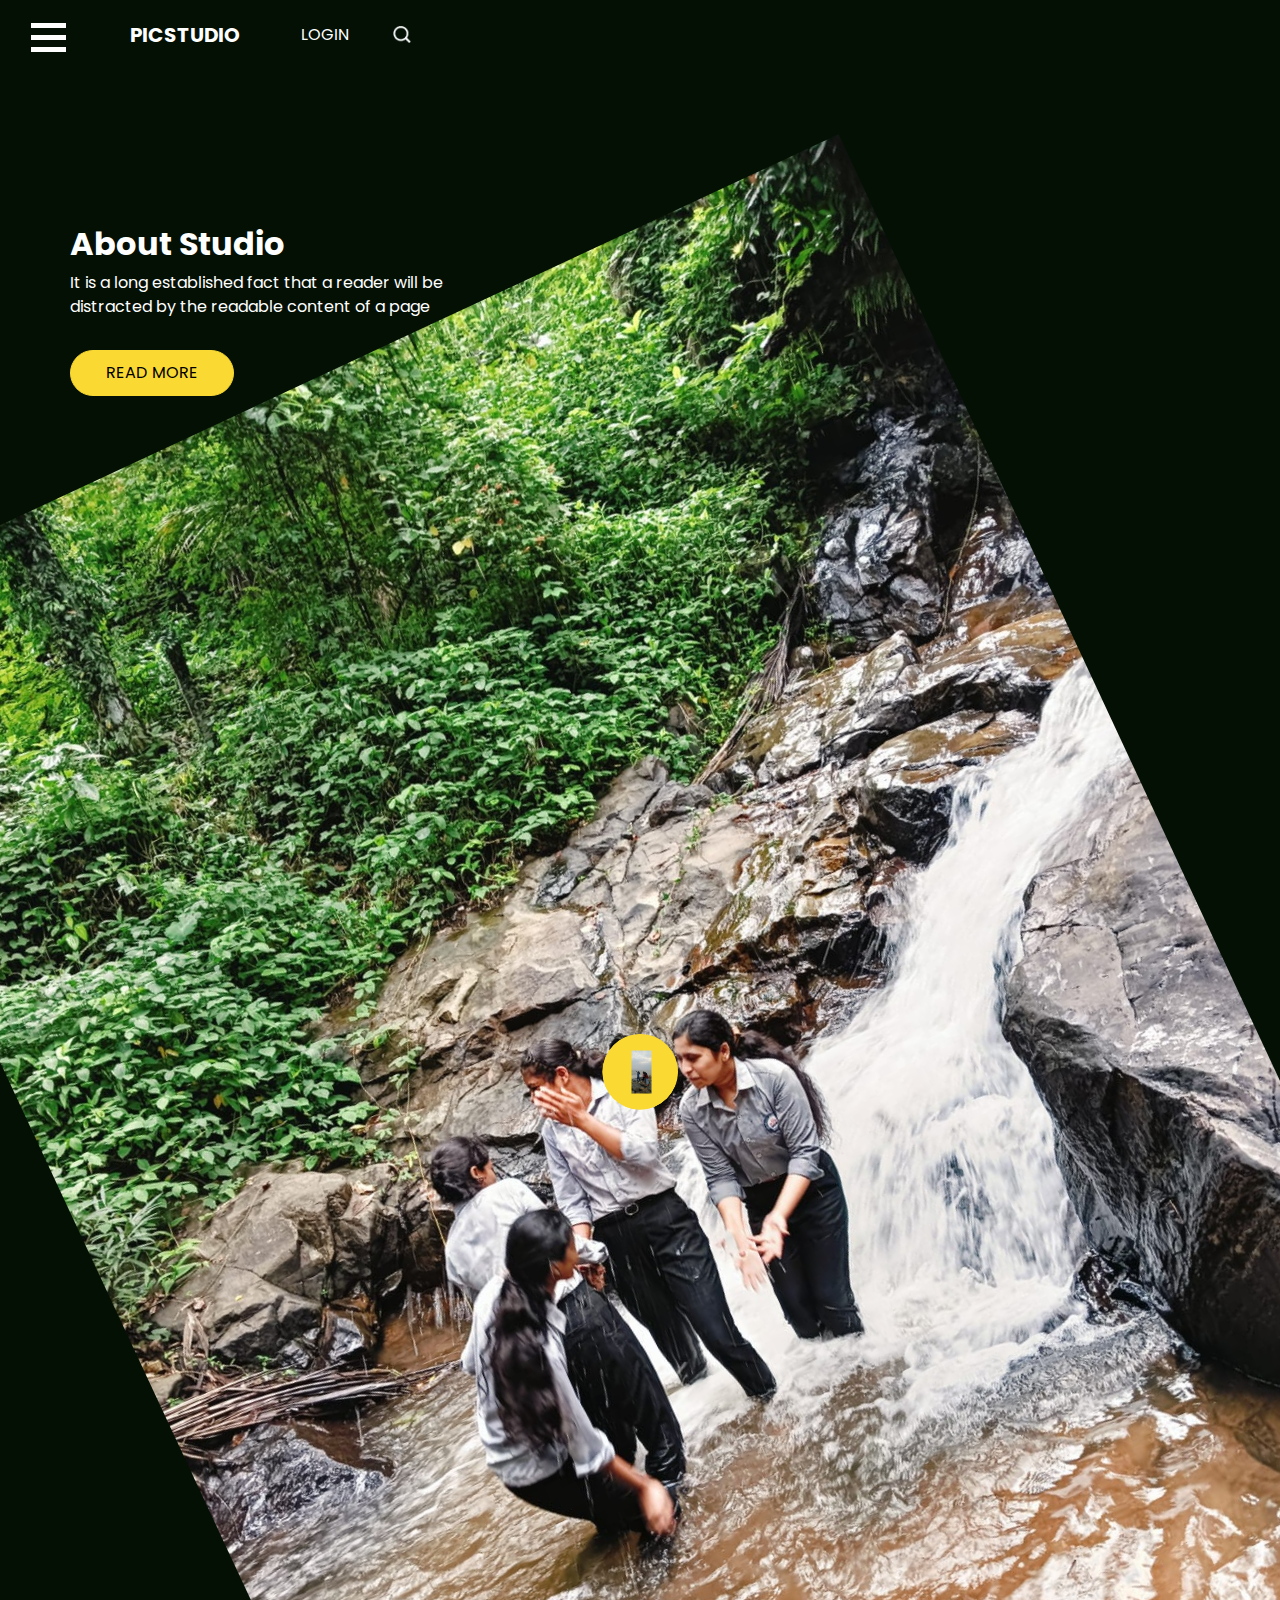
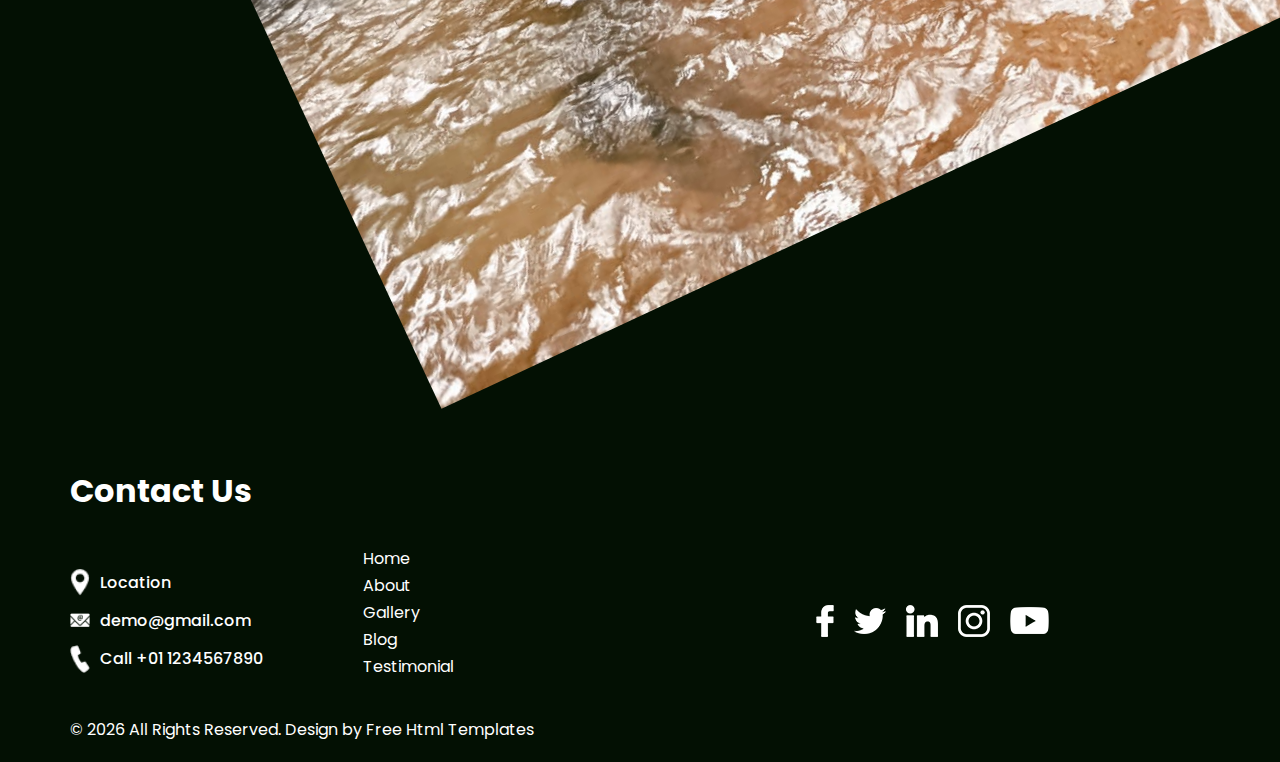
<file: about.html>
<!DOCTYPE html>
<html lang="en">

<head>
  <!-- Basic -->
  <meta charset="utf-8" />
  <meta http-equiv="X-UA-Compatible" content="IE=edge" />
  <!-- Mobile Metas -->
  <meta name="viewport" content="width=device-width, initial-scale=1, shrink-to-fit=no" />
  <!-- Site Metas -->
  <meta name="keywords" content="" />
  <meta name="description" content="" />
  <meta name="author" content="" />

  <title>Picstudio</title>

  <!-- slider stylesheet -->
  <link rel="stylesheet" type="text/css" href="https://cdnjs.cloudflare.com/ajax/libs/OwlCarousel2/2.3.4/assets/owl.carousel.min.css" />

  <!-- bootstrap core css -->
  <link rel="stylesheet" type="text/css" href="css/bootstrap.css" />

  <!-- Custom styles for this template -->
  <link href=" css/style.css" rel="stylesheet" />
  <!-- responsive style -->
  <link href="css/responsive.css" rel="stylesheet" />
</head>

<body class="sub_page">
  <div class="hero_area">
    <!-- header section strats -->
    <header class="header_section">
      <div class="container-fluid">
        <nav class="navbar navbar-expand-lg custom_nav-container d-block">
          <div class="main_nav_menu">
            <div class="fk_width">
              <div class="custom_menu-btn">
                <button onclick="openNav()">
                  <span class="s-1"> </span>
                  <span class="s-2"> </span>
                  <span class="s-3"> </span>
                </button>
              </div>
              <div id="myNav" class="overlay">
                <div class="overlay-content">
                  <a class="" href="index.html">Home <span class="sr-only">(current)</span></a>
                  <a class="" href="about.html">About </a>
                  <a class="" href="gallery.html">Gallery </a>
                  <a class="" href="blog.html">Blog </a>
                  <a class="" href="testimonial.html">Testimonial </a>
                </div>
              </div>
            </div>
            <a class="navbar-brand" href="index.html">
              <span>
                Picstudio
              </span>
            </a>
            <div class="user_option">
              <a href="#">
                login
              </a>
              <form class="form-inline ">
                <button class="btn  nav_search-btn" type="submit"></button>
              </form>
            </div>
          </div>
        </nav>
      </div>
    </header>
    <!-- end header section -->
  </div>

  <div class="layout_padding">
    <!-- about section -->

    <section class="about_section layout_padding-bottom">
      <div class="container">
        <div class="row">
          <div class="col-md-5">
            <div class="detail-box">
              <div class="heading_container">
                <h2>
                  About Studio
                </h2>
                <p>
                  It is a long established fact that a reader will be distracted by the readable content of a page
                </p>
                <a href="">
                  Read More
                </a>
              </div>
            </div>
          </div>
        </div>
      </div>
      <div class="img-box">
        <div class="play_btn">
          <a href="#">
            <img src="images/play.png" alt="" />
          </a>
        </div>
        <img src="images/about-img.png" class="about-img" alt="" />
      </div>
    </section>

    <!-- end about section -->
  </div>


  <!-- info section -->

  <section class="info_section ">
    <div class="info_container layout_padding-top">
      <div class="container">
        <div class="heading_container">
          <h2>
            Contact Us
          </h2>
        </div>
        <div class="info_main">
          <div class="row">
            <div class="col-md-4 col-lg-3">
              <div class="info_contact ">
                <a href="#" class="link-box">
                  <div class="img-box">
                    <img src="images/location.png" alt="" />
                  </div>
                  <div class="detail-box">
                    <h6>
                      Location
                    </h6>
                  </div>
                </a>
                <a href="#" class="link-box">
                  <div class="img-box">
                    <img src="images/mail.png" alt="" />
                  </div>
                  <div class="detail-box">
                    <h6>
                      demo@gmail.com
                    </h6>
                  </div>
                </a>
                <a href="#" class="link-box">
                  <div class="img-box">
                    <img src="images/call.png" alt="" />
                  </div>
                  <div class="detail-box">
                    <h6>
                      Call +01 1234567890
                    </h6>
                  </div>
                </a>
              </div>
            </div>
            <div class="col-md-2 col-lg-3">
              <div class="info_link-box">
                <ul>
                  <li class=" active">
                    <a class="" href="index.html">Home <span class="sr-only">(current)</span></a>
                  </li>
                  <li class="">
                    <a class="" href="about.html">About </a>
                  </li>
                  <li class="">
                    <a class="" href="gallery.html">Gallery </a>
                  </li>
                  <li class="">
                    <a class="" href="blog.html">Blog </a>
                  </li>
                  <li class="">
                    <a class="" href="testimonial.html">Testimonial </a>
                  </li>
                </ul>
              </div>
            </div>
            <div class="col-md-6 ">
              <div class="social_box">
                <a href="#">
                  <img src="images/facebook.png" alt="" />
                </a>
                <a href="#">
                  <img src="images/twitter.png" alt="" />
                </a>
                <a href="#">
                  <img src="images/linkedin.png" alt="" />
                </a>
                <a href="#">
                  <img src="images/instagram.png" alt="" />
                </a>
                <a href="#">
                  <img src="images/youtube.png" alt="" />
                </a>
              </div>
            </div>
          </div>
        </div>
      </div>
    </div>
  </section>

  <!-- end info section -->

  <!-- footer section -->
  <footer class="footer_section ">
    <div class="container">
      <p>
        &copy; <span id="displayYear"></span> All Rights Reserved. Design by
        <a href="https://html.design/">Free Html Templates</a>
      </p>
    </div>
  </footer>
  <!-- footer section -->

  <script src="js/jquery-3.4.1.min.js"></script>
  <script src="js/bootstrap.js"></script>
  <script src="https://cdnjs.cloudflare.com/ajax/libs/OwlCarousel2/2.3.4/owl.carousel.min.js"></script>
  <script src="js/custom.js"></script>
</body>

</html>
</file>
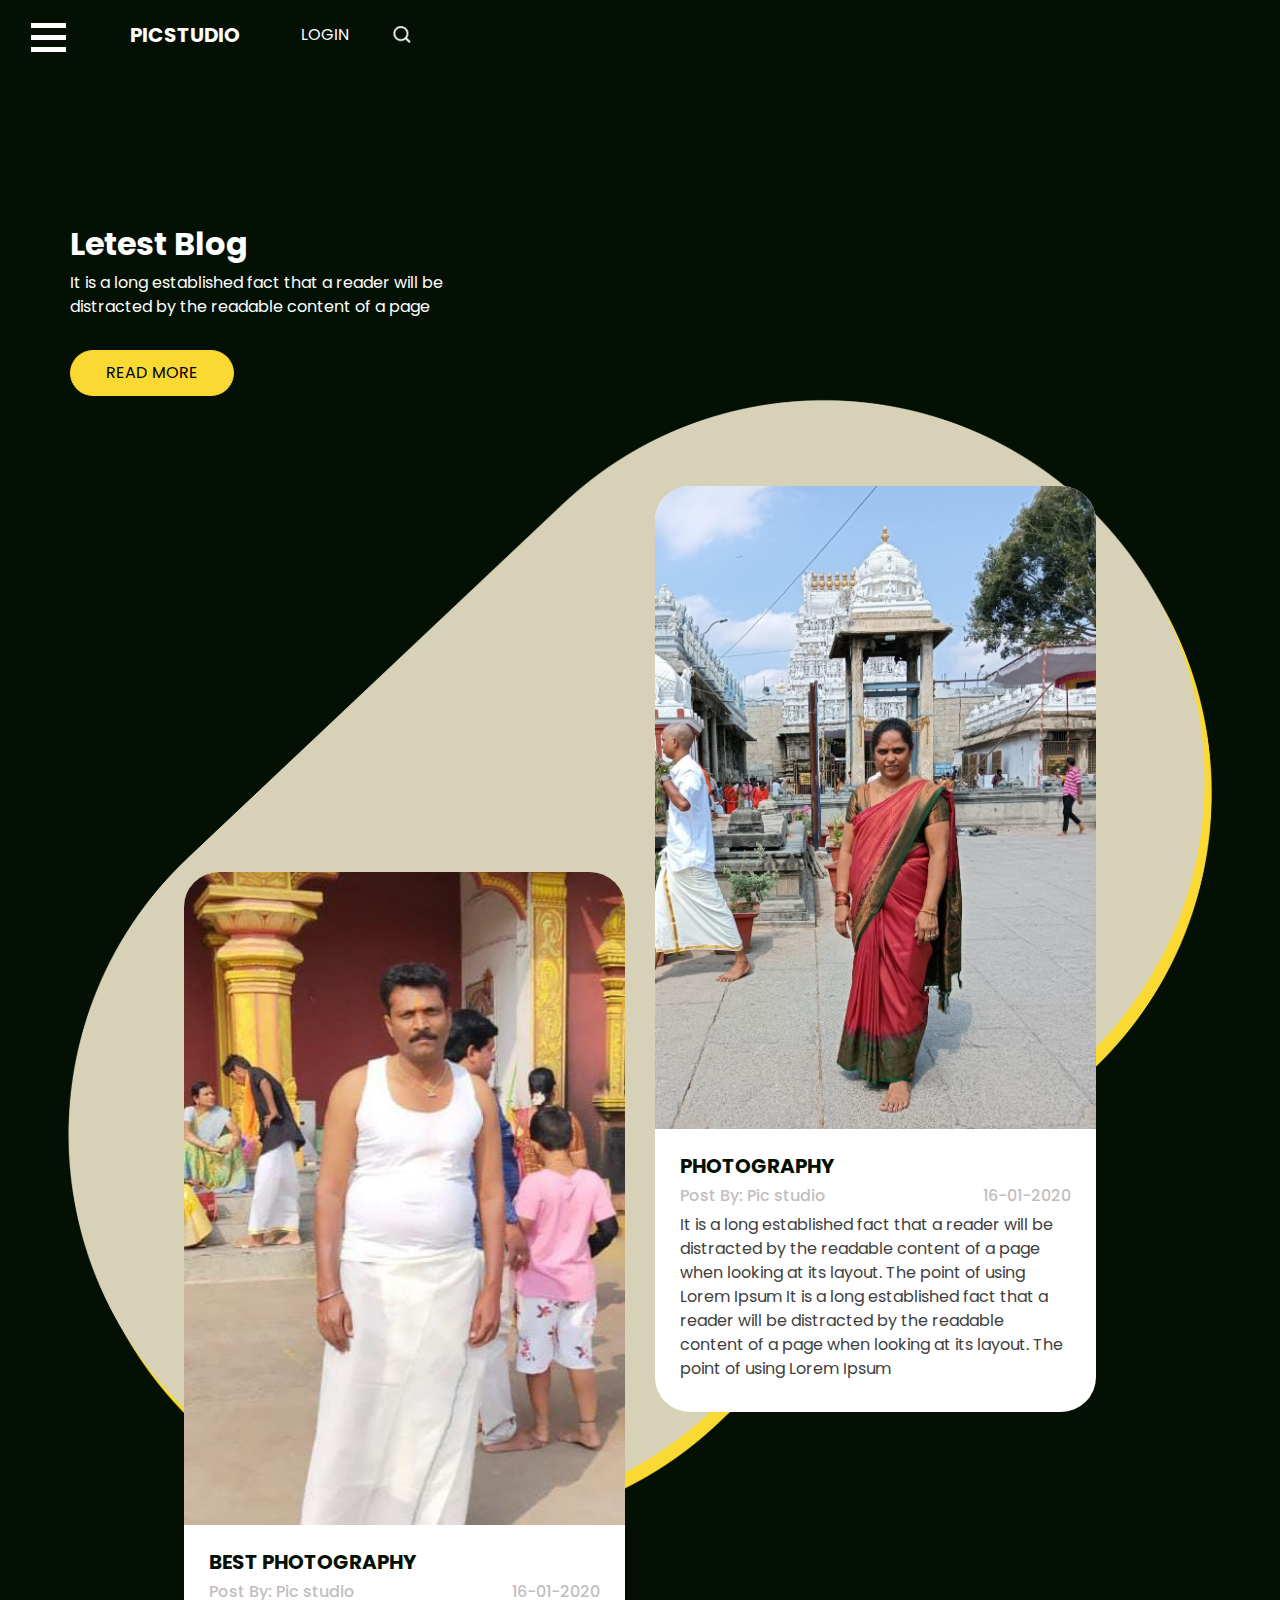
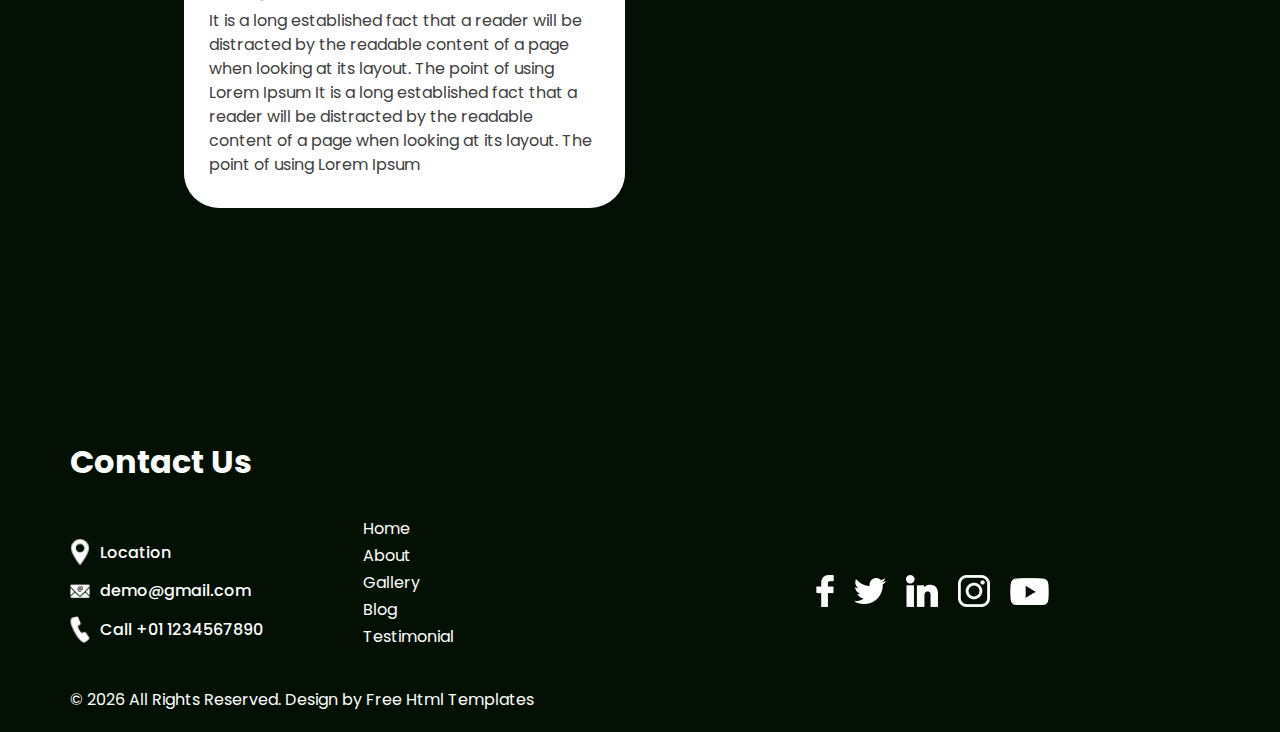
<file: blog.html>
<!DOCTYPE html>
<html lang="en">

<head>
  <!-- Basic -->
  <meta charset="utf-8" />
  <meta http-equiv="X-UA-Compatible" content="IE=edge" />
  <!-- Mobile Metas -->
  <meta name="viewport" content="width=device-width, initial-scale=1, shrink-to-fit=no" />
  <!-- Site Metas -->
  <meta name="keywords" content="" />
  <meta name="description" content="" />
  <meta name="author" content="" />

  <title>Picstudio</title>

  <!-- slider stylesheet -->
  <link rel="stylesheet" type="text/css" href="https://cdnjs.cloudflare.com/ajax/libs/OwlCarousel2/2.3.4/assets/owl.carousel.min.css" />

  <!-- bootstrap core css -->
  <link rel="stylesheet" type="text/css" href="css/bootstrap.css" />

  <!-- Custom styles for this template -->
  <link href=" css/style.css" rel="stylesheet" />
  <!-- responsive style -->
  <link href="css/responsive.css" rel="stylesheet" />
</head>

<body class="sub_page">
  <div class="hero_area">
    <!-- header section strats -->
    <header class="header_section">
      <div class="container-fluid">
        <nav class="navbar navbar-expand-lg custom_nav-container d-block">
          <div class="main_nav_menu">
            <div class="fk_width">
              <div class="custom_menu-btn">
                <button onclick="openNav()">
                  <span class="s-1"> </span>
                  <span class="s-2"> </span>
                  <span class="s-3"> </span>
                </button>
              </div>
              <div id="myNav" class="overlay">
                <div class="overlay-content">
                  <a class="" href="index.html">Home <span class="sr-only">(current)</span></a>
                  <a class="" href="about.html">About </a>
                  <a class="" href="gallery.html">Gallery </a>
                  <a class="" href="blog.html">Blog </a>
                  <a class="" href="testimonial.html">Testimonial </a>
                </div>
              </div>
            </div>
            <a class="navbar-brand" href="index.html">
              <span>
                Picstudio
              </span>
            </a>
            <div class="user_option">
              <a href="#">
                login
              </a>
              <form class="form-inline ">
                <button class="btn  nav_search-btn" type="submit"></button>
              </form>
            </div>
          </div>
        </nav>
      </div>
    </header>
    <!-- end header section -->
  </div>

  <div class="layout_padding-bottom">

    <!-- blog section -->

    <section class="blog_section layout_padding">
      <div class="container">
        <div class="row">
          <div class="col-md-5">
            <div class="detail-box">
              <div class="heading_container">
                <h2>
                  Letest Blog
                </h2>
                <p>
                  It is a long established fact that a reader will be distracted by the readable content of a page
                </p>
                <a href="">
                  Read More
                </a>
              </div>
            </div>
          </div>
        </div>
      </div>
      <div class="blog_container">
        <div class="blog_bg">
          <img src="images/gallery-bg.png" alt="" />
        </div>
        <div class="container">
          <div class="blog_box">
            <div class="row">
              <div class="col-md-6">
                <div class="box b1">
                  <div class="img-box">
                    <img src="images/blog1.jpg" alt="" />
                  </div>
                  <div class="blog-detail">
                    <div class="blog_title">
                      <h5>
                        Best photography
                      </h5>
                      <div class="blog_post">
                        <h6>
                          Post By: Pic studio
                        </h6>
                        <h6>
                          16-01-2020
                        </h6>
                      </div>
                    </div>
                    <p>
                      It is a long established fact that a reader will be distracted by the readable content of a page when looking at its layout. The point of using Lorem Ipsum It is a long established fact that a reader will be distracted by the readable content of a page when looking at its layout. The point of using Lorem Ipsum
                    </p>
                  </div>
                </div>
              </div>
              <div class="col-md-6">
                <div class="box b2">
                  <div class="img-box">
                    <img src="images/blog2.jpg" alt="" />
                  </div>
                  <div class="blog-detail">
                    <div class="blog_title">
                      <h5>
                        Photography
                      </h5>
                      <div class="blog_post">
                        <h6>
                          Post By: Pic studio
                        </h6>
                        <h6>
                          16-01-2020
                        </h6>
                      </div>
                    </div>
                    <p>
                      It is a long established fact that a reader will be distracted by the readable content of a page when looking at its layout. The point of using Lorem Ipsum It is a long established fact that a reader will be distracted by the readable content of a page when looking at its layout. The point of using Lorem Ipsum
                    </p>
                  </div>
                </div>
              </div>
            </div>
          </div>
        </div>
      </div>
    </section>

    <!-- end blog section -->
  </div>

  <!-- info section -->

  <section class="info_section ">
    <div class="info_container layout_padding-top">
      <div class="container">
        <div class="heading_container">
          <h2>
            Contact Us
          </h2>
        </div>
        <div class="info_main">
          <div class="row">
            <div class="col-md-4 col-lg-3">
              <div class="info_contact ">
                <a href="#" class="link-box">
                  <div class="img-box">
                    <img src="images/location.png" alt="" />
                  </div>
                  <div class="detail-box">
                    <h6>
                      Location
                    </h6>
                  </div>
                </a>
                <a href="#" class="link-box">
                  <div class="img-box">
                    <img src="images/mail.png" alt="" />
                  </div>
                  <div class="detail-box">
                    <h6>
                      demo@gmail.com
                    </h6>
                  </div>
                </a>
                <a href="#" class="link-box">
                  <div class="img-box">
                    <img src="images/call.png" alt="" />
                  </div>
                  <div class="detail-box">
                    <h6>
                      Call +01 1234567890
                    </h6>
                  </div>
                </a>
              </div>
            </div>
            <div class="col-md-2 col-lg-3">
              <div class="info_link-box">
                <ul>
                  <li class=" active">
                    <a class="" href="index.html">Home <span class="sr-only">(current)</span></a>
                  </li>
                  <li class="">
                    <a class="" href="about.html">About </a>
                  </li>
                  <li class="">
                    <a class="" href="gallery.html">Gallery </a>
                  </li>
                  <li class="">
                    <a class="" href="blog.html">Blog </a>
                  </li>
                  <li class="">
                    <a class="" href="testimonial.html">Testimonial </a>
                  </li>
                </ul>
              </div>
            </div>
            <div class="col-md-6 ">
              <div class="social_box">
                <a href="#">
                  <img src="images/facebook.png" alt="" />
                </a>
                <a href="#">
                  <img src="images/twitter.png" alt="" />
                </a>
                <a href="#">
                  <img src="images/linkedin.png" alt="" />
                </a>
                <a href="#">
                  <img src="images/instagram.png" alt="" />
                </a>
                <a href="#">
                  <img src="images/youtube.png" alt="" />
                </a>
              </div>
            </div>
          </div>
        </div>
      </div>
    </div>
  </section>

  <!-- end info section -->

  <!-- footer section -->
  <footer class="footer_section ">
    <div class="container">
      <p>
        &copy; <span id="displayYear"></span> All Rights Reserved. Design by
        <a href="https://html.design/">Free Html Templates</a>
      </p>
    </div>
  </footer>
  <!-- footer section -->

  <script src="js/jquery-3.4.1.min.js"></script>
  <script src="js/bootstrap.js"></script>
  <script src="https://cdnjs.cloudflare.com/ajax/libs/OwlCarousel2/2.3.4/owl.carousel.min.js"></script>
  <script src="js/custom.js"></script>
</body>

</html>
</file>
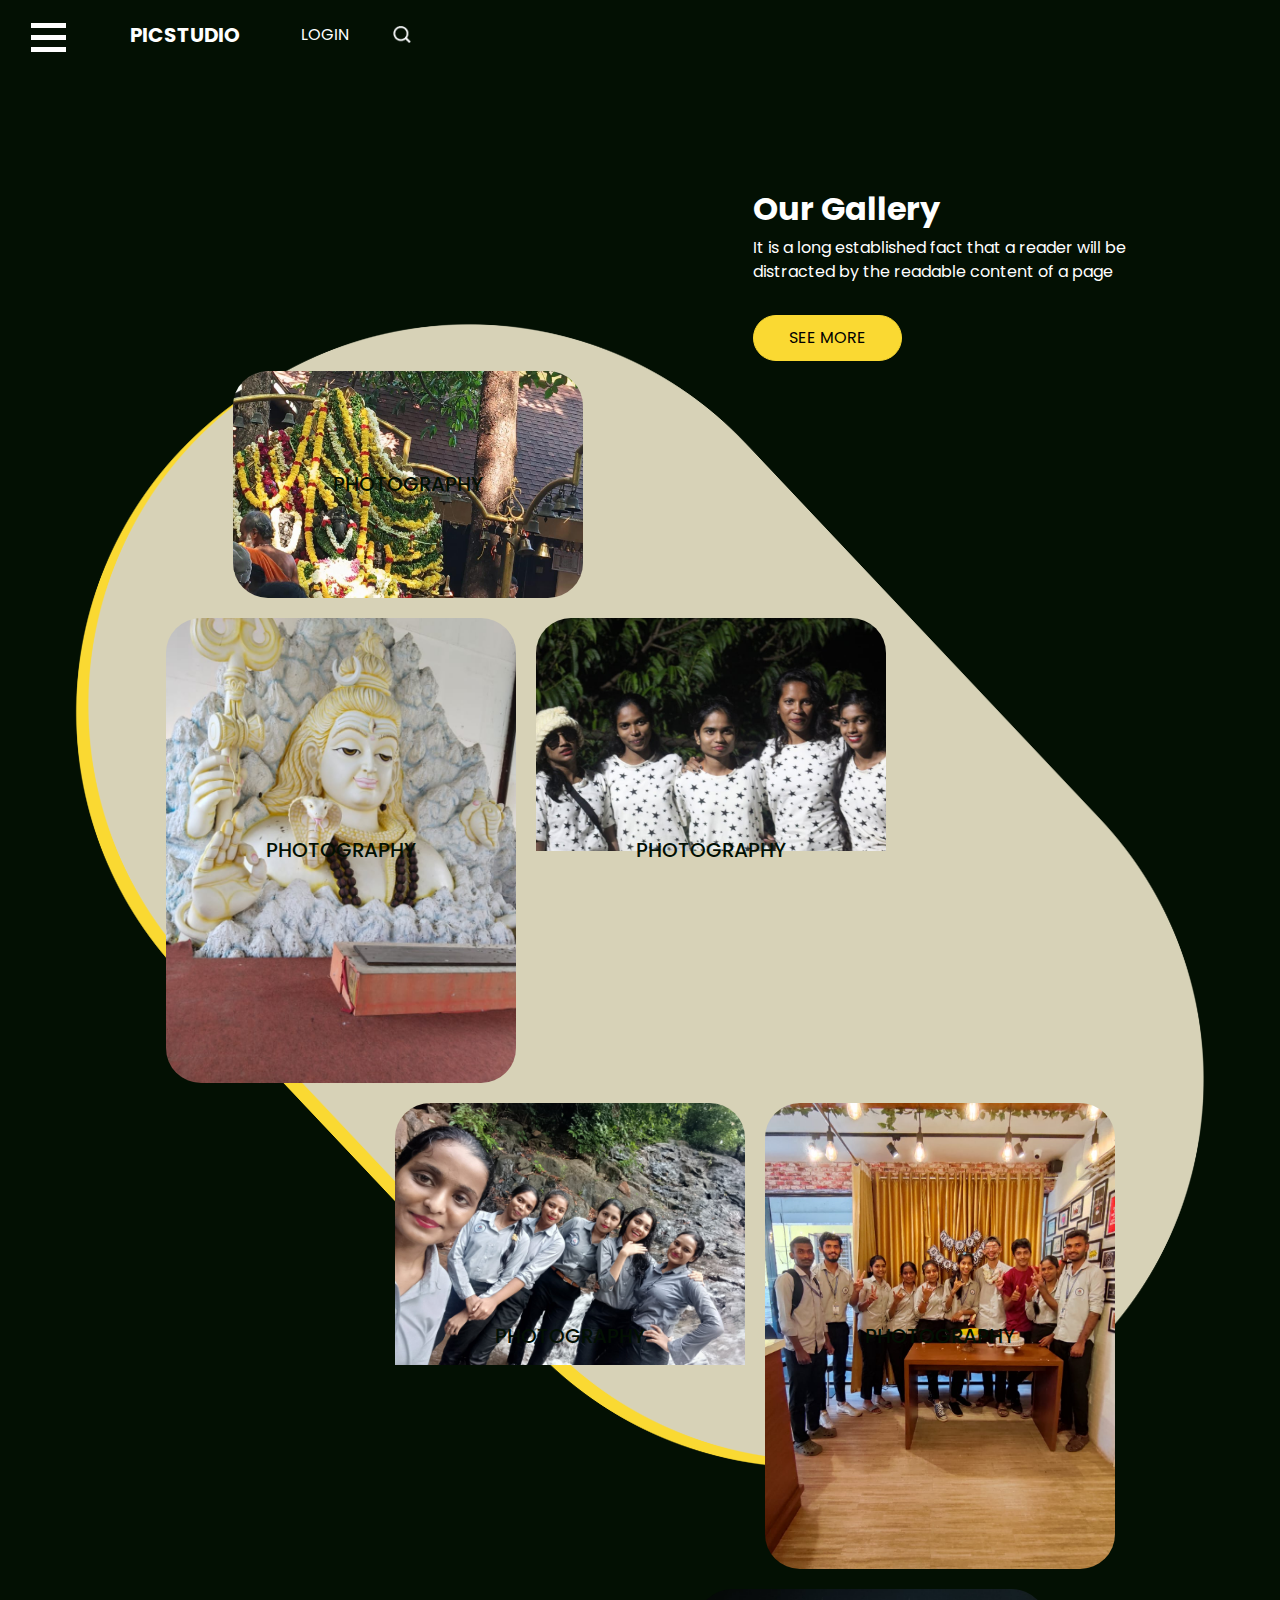
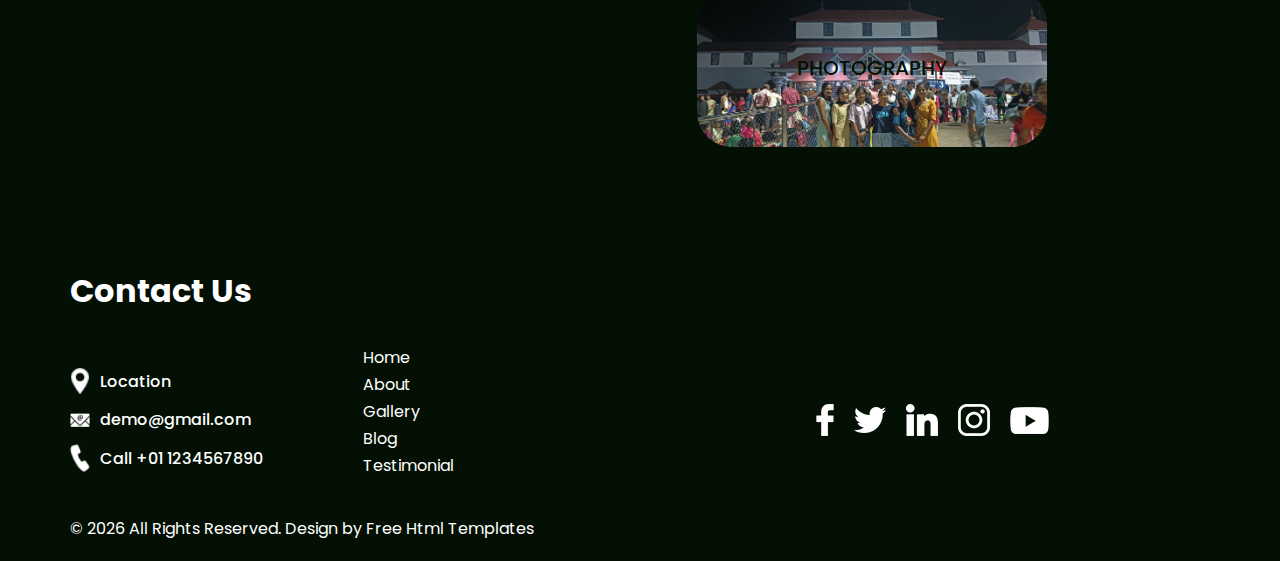
<file: gallery.html>
<!DOCTYPE html>
<html lang="en">

<head>
  <!-- Basic -->
  <meta charset="utf-8" />
  <meta http-equiv="X-UA-Compatible" content="IE=edge" />
  <!-- Mobile Metas -->
  <meta name="viewport" content="width=device-width, initial-scale=1, shrink-to-fit=no" />
  <!-- Site Metas -->
  <meta name="keywords" content="" />
  <meta name="description" content="" />
  <meta name="author" content="" />

  <title>Picstudio</title>

  <!-- slider stylesheet -->
  <link rel="stylesheet" type="text/css" href="https://cdnjs.cloudflare.com/ajax/libs/OwlCarousel2/2.3.4/assets/owl.carousel.min.css" />

  <!-- bootstrap core css -->
  <link rel="stylesheet" type="text/css" href="css/bootstrap.css" />

  <!-- Custom styles for this template -->
  <link href=" css/style.css" rel="stylesheet" />
  <!-- responsive style -->
  <link href="css/responsive.css" rel="stylesheet" />
</head>

<body class="sub_page">
  <div class="hero_area">
    <!-- header section strats -->
    <header class="header_section">
      <div class="container-fluid">
        <nav class="navbar navbar-expand-lg custom_nav-container d-block">
          <div class="main_nav_menu">
            <div class="fk_width">
              <div class="custom_menu-btn">
                <button onclick="openNav()">
                  <span class="s-1"> </span>
                  <span class="s-2"> </span>
                  <span class="s-3"> </span>
                </button>
              </div>
              <div id="myNav" class="overlay">
                <div class="overlay-content">
                  <a class="" href="index.html">Home <span class="sr-only">(current)</span></a>
                  <a class="" href="about.html">About </a>
                  <a class="" href="gallery.html">Gallery </a>
                  <a class="" href="blog.html">Blog </a>
                  <a class="" href="testimonial.html">Testimonial </a>
                </div>
              </div>
            </div>
            <a class="navbar-brand" href="index.html">
              <span>
                Picstudio
              </span>
            </a>
            <div class="user_option">
              <a href="#">
                login
              </a>
              <form class="form-inline ">
                <button class="btn  nav_search-btn" type="submit"></button>
              </form>
            </div>
          </div>
        </nav>
      </div>
    </header>
    <!-- end header section -->

  </div>


  <!-- gallery section -->
  <section class="gallery_section layout_padding">
    <div class="container">
      <div class="row">
        <div class="col-lg-5 ml-auto">
          <div class="heading_container">
            <h2>
              Our Gallery
            </h2>
            <p>
              It is a long established fact that a reader will be distracted by the readable content of a page
            </p>
            <a href="">
              See More
            </a>
          </div>
        </div>
      </div>
    </div>
    <div class="gallery_container">
      <div class="gallery_bg">
        <img src="images/gallery-bg.png" alt="" />
      </div>
      <div class="container">
        <div class="gallery_box">
          <div class="box b1">
            <div class="img-box">
              <img src="images/gallery-1.jpg" alt="" />
              <h5>
                photography
              </h5>
            </div>
          </div>
          <div class="box b2">
            <div class="img-box">
              <img src="images/gallery-2.jpg" alt="" />
              <h5>
                photography
              </h5>
            </div>
            <div class="img-box">
              <img src="images/gallery-3.jpg" alt="" />
              <h5>
                photography
              </h5>
            </div>
          </div>
          <div class="box b3">
            <div class="img-box">
              <img src="images/gallery-4.jpg" alt="" />
              <h5>
                photography
              </h5>
            </div>
            <div class="img-box">
              <img src="images/gallery-5.jpg" alt="" />
              <h5>
                photography
              </h5>
            </div>
          </div>
          <div class="box b4">
            <div class="img-box">
              <img src="images/gallery-6.jpg" alt="" />
              <h5>
                photography
              </h5>
            </div>
          </div>
        </div>
      </div>
    </div>
  </section>
  <!-- end gallery section -->

  <!-- info section -->

  <section class="info_section ">
    <div class="info_container layout_padding-top">
      <div class="container">
        <div class="heading_container">
          <h2>
            Contact Us
          </h2>
        </div>
        <div class="info_main">
          <div class="row">
            <div class="col-md-4 col-lg-3">
              <div class="info_contact ">
                <a href="#" class="link-box">
                  <div class="img-box">
                    <img src="images/location.png" alt="" />
                  </div>
                  <div class="detail-box">
                    <h6>
                      Location
                    </h6>
                  </div>
                </a>
                <a href="#" class="link-box">
                  <div class="img-box">
                    <img src="images/mail.png" alt="" />
                  </div>
                  <div class="detail-box">
                    <h6>
                      demo@gmail.com
                    </h6>
                  </div>
                </a>
                <a href="#" class="link-box">
                  <div class="img-box">
                    <img src="images/call.png" alt="" />
                  </div>
                  <div class="detail-box">
                    <h6>
                      Call +01 1234567890
                    </h6>
                  </div>
                </a>
              </div>
            </div>
            <div class="col-md-2 col-lg-3">
              <div class="info_link-box">
                <ul>
                  <li class=" ">
                    <a class="" href="index.html">Home <span class="sr-only">(current)</span></a>
                  </li>
                  <li class="">
                    <a class="" href="about.html">About </a>
                  </li>
                  <li class="">
                    <a class="" href="gallery.html">Gallery </a>
                  </li>
                  <li class="">
                    <a class="" href="blog.html">Blog </a>
                  </li>
                  <li class="">
                    <a class="" href="testimonial.html">Testimonial </a>
                  </li>
                </ul>
              </div>
            </div>
            <div class="col-md-6 ">
              <div class="social_box">
                <a href="#">
                  <img src="images/facebook.png" alt="" />
                </a>
                <a href="#">
                  <img src="images/twitter.png" alt="" />
                </a>
                <a href="#">
                  <img src="images/linkedin.png" alt="" />
                </a>
                <a href="#">
                  <img src="images/instagram.png" alt="" />
                </a>
                <a href="#">
                  <img src="images/youtube.png" alt="" />
                </a>
              </div>
            </div>
          </div>
        </div>
      </div>
    </div>
  </section>

  <!-- end info section -->

  <!-- footer section -->
  <footer class="footer_section ">
    <div class="container">
      <p>
        &copy; <span id="displayYear"></span> All Rights Reserved. Design by
        <a href="https://html.design/">Free Html Templates</a>
      </p>
    </div>
  </footer>
  <!-- footer section -->

  <script src="js/jquery-3.4.1.min.js"></script>
  <script src="js/bootstrap.js"></script>
  <script src="https://cdnjs.cloudflare.com/ajax/libs/OwlCarousel2/2.3.4/owl.carousel.min.js"></script>
  <script src="js/custom.js"></script>
</body>

</html>
</file>
<file: css/style.css>
@import url("https://fonts.googleapis.com/css2?family=Open+Sans:wght@400;700&family=Poppins:wght@400;500;700&display=swap");
@font-face {
  font-family: "Andale Mono";
  src: url(../fonts/AndaleMono.ttf);
}

html {
  scroll-behavior: smooth;
  overflow-x: hidden;
}

body {
  font-family: "Poppins", sans-serif;
  color: #ffffff;
  background-color: #031003;
}

.layout_margin {
  margin-top: 90px;
  margin-bottom: 90px;
}

.layout_padding {
  padding-top: 120px;
  padding-bottom: 120px;
}

.layout_padding2 {
  padding-top: 45px;
  padding-bottom: 45px;
}

.layout_padding2-top {
  padding-top: 45px;
}

.layout_padding2-bottom {
  padding-bottom: 45px;
}

.layout_padding-top {
  padding-top: 120px;
}

.layout_padding-bottom {
  padding-bottom: 120px;
}

.heading_container {
  display: -webkit-box;
  display: -ms-flexbox;
  display: flex;
  -webkit-box-orient: vertical;
  -webkit-box-direction: normal;
      -ms-flex-direction: column;
          flex-direction: column;
  -webkit-box-align: start;
      -ms-flex-align: start;
          align-items: flex-start;
  color: #ffffff;
}

.heading_container h2 {
  font-weight: bold;
}

.heading_container a {
  display: inline-block;
  background: #fad932;
  color: #000000;
  padding: 10px 35px;
  border-radius: 30px;
  border: 1px solid #fad932;
  -webkit-transition: all 0.3s;
  transition: all 0.3s;
  text-transform: uppercase;
  margin-top: 15px;
}

.heading_container a:hover {
  background: transparent;
  color: #fad932;
}

@-webkit-keyframes hueAnimate {
  0% {
    -webkit-filter: hue-rotate(0deg);
            filter: hue-rotate(0deg);
  }
  100% {
    -webkit-filter: hue-rotate(360deg);
            filter: hue-rotate(360deg);
  }
}

@keyframes hueAnimate {
  0% {
    -webkit-filter: hue-rotate(0deg);
            filter: hue-rotate(0deg);
  }
  100% {
    -webkit-filter: hue-rotate(360deg);
            filter: hue-rotate(360deg);
  }
}

/*header section*/
.hero_area {
  position: relative;
}

.sub_page .info_section .social_box {
  -webkit-filter: invert(100%);
          filter: invert(100%);
}

.header_section .container-fluid {
  padding-right: 25px;
  padding-left: 25px;
}

.header_section .nav_container {
  margin: 0 auto;
}

.custom_nav-container.navbar-expand-lg .navbar-nav .nav-link img {
  width: 22px;
  margin-right: 15px;
}

.custom_nav-container.navbar-expand-lg .navbar-nav .nav-link {
  padding: 0px 25px;
  color: #fefeff;
  text-align: center;
  font-family: "Roboto", sans-serif;
}

.custom_menu-btn {
  z-index: 9;
  position: absolute;
  left: 0;
  top: 15px;
}

.custom_menu-btn button {
  outline: none;
  border: none;
  background-color: transparent;
}

.custom_menu-btn span {
  display: block;
  width: 35px;
  height: 5px;
  background-color: #fff;
  margin: 7px 0;
  -webkit-transition: all 0.3s;
  transition: all 0.3s;
}

.custom_menu-btn .s-2 {
  -webkit-transition: all 0.1s;
  transition: all 0.1s;
}

.menu_btn-style {
  position: fixed;
  left: 22px;
  top: 15px;
}

.menu_btn-style button {
  -webkit-transform: translateX(14px);
          transform: translateX(14px);
}

.menu_btn-style button .s-1 {
  -webkit-transform: rotate(45deg) translateY(17px);
          transform: rotate(45deg) translateY(17px);
}

.menu_btn-style button .s-2 {
  -webkit-transform: translateX(-100px);
          transform: translateX(-100px);
}

.menu_btn-style button .s-3 {
  -webkit-transform: rotate(-45deg) translateY(-17px);
          transform: rotate(-45deg) translateY(-17px);
}

.position-unset {
  position: unset;
}

.navbar-expand-lg .navbar-collapse {
  -webkit-box-flex: 0;
      -ms-flex-positive: 0;
          flex-grow: 0;
}

.overlay {
  height: 100%;
  width: 0;
  position: fixed;
  z-index: 1;
  top: 0;
  left: 0;
  background: rgba(3, 16, 3, 0.95);
  overflow-x: hidden;
  -webkit-transition: 0.5s;
  transition: 0.5s;
}

.overlay .closebtn {
  position: absolute;
  top: 0;
  right: 30px;
  font-size: 60px;
}

.overlay a {
  display: inline-block;
  padding: 10px 15px;
  text-decoration: none;
  font-size: 18px;
  text-transform: uppercase;
  color: #ffffff;
  margin: 10px 0;
  display: block;
  -webkit-transition: 0.3s;
  transition: 0.3s;
  border: 1.5px solid #ffffff;
  border-radius: 5px;
  width: 190px;
}

.overlay a:hover {
  border-color: transparent;
  background-color: #ffffff;
}

.overlay-content {
  position: relative;
  top: 20%;
  width: 100%;
  text-align: center;
  margin-top: 30px;
  display: -webkit-box;
  display: -ms-flexbox;
  display: flex;
  -webkit-box-orient: vertical;
  -webkit-box-direction: normal;
      -ms-flex-direction: column;
          flex-direction: column;
  -webkit-box-align: center;
      -ms-flex-align: center;
          align-items: center;
}

.menu_width {
  width: 100%;
}

.scroll-y-hidden {
  overflow-y: hidden;
}

a,
a:hover,
a:focus {
  text-decoration: none;
}

a:hover,
a:focus {
  color: initial;
}

.btn,
.btn:focus {
  outline: none !important;
  -webkit-box-shadow: none;
          box-shadow: none;
}

.fk_width {
  width: 105px;
}

.custom_nav-container .nav_search-btn {
  background-image: url(../images/search-icon.png);
  background-size: 18px;
  background-repeat: no-repeat;
  width: 35px;
  height: 35px;
  padding: 0;
  border: none;
  background-position: center;
}

.navbar-brand {
  display: -webkit-box;
  display: -ms-flexbox;
  display: flex;
}

.navbar-brand span {
  color: #ffffff;
  font-weight: bold;
  text-transform: uppercase;
}

.custom_nav-container {
  z-index: 99999;
  padding: 15px 0;
  -webkit-box-pack: start;
      -ms-flex-pack: start;
          justify-content: flex-start;
}

.custom_nav-container .navbar-toggler {
  outline: none;
}

.custom_nav-container .navbar-toggler .navbar-toggler-icon {
  background-image: url(../images/menu.png);
  background-size: 55px;
}

.main_nav_menu {
  display: -webkit-box;
  display: -ms-flexbox;
  display: flex;
}

.user_option {
  display: -webkit-box;
  display: -ms-flexbox;
  display: flex;
  -webkit-box-align: center;
      -ms-flex-align: center;
          align-items: center;
  margin-left: 45px;
}

.user_option a {
  display: -webkit-box;
  display: -ms-flexbox;
  display: flex;
  -webkit-box-align: center;
      -ms-flex-align: center;
          align-items: center;
  margin-right: 35px;
  color: #ffffff;
  text-transform: uppercase;
}

.user_option a img {
  width: 20px;
  margin-right: 10px;
}

.user_option a span {
  color: #ffffff;
}

/*end header section*/
.slider_section {
  padding-top: 45px;
}

.slider_section #carouselExampleIndicators {
  -webkit-box-flex: 1;
      -ms-flex: 1;
          flex: 1;
}

.slider_section .detail-box {
  color: #ffffff;
  margin-top: 75px;
}

.slider_section .detail-box h1 {
  font-size: 3rem;
  font-family: "Andale Mono";
}

.slider_section .detail-box p {
  margin-top: 15px;
}

.slider_section .detail-box a {
  display: inline-block;
  background: #fad932;
  color: #000000;
  padding: 10px 25px;
  border-radius: 30px;
  border: 1px solid #fad932;
  -webkit-transition: all 0.3s;
  transition: all 0.3s;
  text-transform: uppercase;
  margin-top: 35px;
}

.slider_section .detail-box a:hover {
  background: transparent;
  color: #fad932;
}

.slider_section .img-box {
  margin-top: -125px;
}

.slider_section .img-box img {
  width: 100%;
}

.slider_section .img-box::before {
  content: "";
  position: absolute;
  top: -135px;
  left: 0;
  width: 100%;
  height: 100%;
  background: -webkit-gradient(linear, left top, left bottom, from(#000000), color-stop(transparent), to(transparent));
  background: linear-gradient(to bottom, #000000, transparent, transparent);
  z-index: 1;
  display: none;
}

.slider_section .carousel_control-box {
  display: -webkit-box;
  display: -ms-flexbox;
  display: flex;
  -webkit-box-align: center;
      -ms-flex-align: center;
          align-items: center;
  margin-top: 45px;
}

.slider_section .carousel_btn-container {
  width: 95px;
  min-width: 95px;
  display: -webkit-box;
  display: -ms-flexbox;
  display: flex;
  -webkit-box-pack: justify;
      -ms-flex-pack: justify;
          justify-content: space-between;
  z-index: 999;
}

.slider_section .carousel_btn-container .carousel-control-prev,
.slider_section .carousel_btn-container .carousel-control-next {
  position: unset;
  width: 45px;
  height: 45px;
  border: none;
  border-radius: 100%;
  opacity: 1;
  background-repeat: no-repeat;
  background-size: 10px;
  background-position: center;
  border: 1.5px solid #ffffff;
  background-color: transparent;
}

.slider_section .carousel_btn-container .carousel-control-prev:hover,
.slider_section .carousel_btn-container .carousel-control-next:hover {
  background-color: #fad932;
  border-color: transparent;
}

.slider_section .carousel_btn-container .carousel-control-prev {
  background-image: url(../images/prev.png);
}

.slider_section .carousel_btn-container .carousel-control-next {
  background-image: url(../images/next.png);
}

.slider_section .carousel-indicators {
  width: 550px;
  min-width: 550px;
  position: relative;
  margin: 0;
  margin-left: 35px;
  -webkit-box-pack: justify;
      -ms-flex-pack: justify;
          justify-content: space-between;
}

.slider_section .carousel-indicators::before {
  content: "";
  width: calc(100% - 75px);
  height: 1px;
  position: absolute;
  top: 50%;
  left: calc(50% - 8px);
  -webkit-transform: translate(-50%, -50%);
          transform: translate(-50%, -50%);
  background-color: #ffffff;
}

.slider_section .carousel-indicators .ol_design {
  width: 20px;
  height: 20px;
  position: absolute;
  top: 50%;
  left: calc(0% + 35px);
  -webkit-transform: translate(-50%, -50%);
          transform: translate(-50%, -50%);
  border-radius: 100%;
  background-color: #fad932;
  -webkit-transition: all .3s;
  transition: all .3s;
  z-index: 2;
}

.slider_section .carousel-indicators li {
  height: auto;
  border: none;
  opacity: 1;
  color: #ffffff;
  text-indent: 0;
  background-color: transparent;
}

.about_section .detail-box {
  margin: 35px auto;
  position: relative;
  z-index: 2;
}

.about_section .img-box {
  width: 90%;
  margin: auto;
  position: relative;
  background-repeat: no-repeat;
  margin-top: -125px;
}

.about_section .img-box .play_btn {
  background: #fad932;
  display: -webkit-box;
  display: -ms-flexbox;
  display: flex;
  -webkit-box-align: center;
      -ms-flex-align: center;
          align-items: center;
  -webkit-box-pack: center;
      -ms-flex-pack: center;
          justify-content: center;
  border-radius: 100%;
  width: 75px;
  height: 75px;
  position: absolute;
  z-index: 3;
  top: 50%;
  left: 50%;
  -webkit-transform: translate(-50%, -50%);
          transform: translate(-50%, -50%);
}

.about_section .img-box .play_btn button {
  -webkit-box-shadow: none;
          box-shadow: none;
  background-color: transparent;
  border: none;
  position: relative;
  z-index: 5;
}

.about_section .img-box .play_btn a {
  background: #fad932;
  display: -webkit-box;
  display: -ms-flexbox;
  display: flex;
  -webkit-box-align: center;
      -ms-flex-align: center;
          align-items: center;
  -webkit-box-pack: center;
      -ms-flex-pack: center;
          justify-content: center;
  border-radius: 100%;
  width: 75px;
  height: 75px;
  position: relative;
  z-index: 5;
}

.about_section .img-box .play_btn img {
  width: 20px;
  margin-left: 3px;
}

.about_section .img-box .play_btn::before {
  content: "";
  width: 100%;
  height: 100%;
  position: absolute;
  top: 50%;
  left: 50%;
  background: #fad932;
  opacity: 1;
  border-radius: 100%;
  -webkit-transform: translate(-50%, -50%);
          transform: translate(-50%, -50%);
}

.about_section .img-box .play_btn::before {
  z-index: 2;
  -webkit-animation: before-animation 1500ms infinite;
          animation: before-animation 1500ms infinite;
}

@-webkit-keyframes before-animation {
  0% {
    -webkit-transform: translateX(-50%) translateY(-50%) translateZ(0) scale(1);
            transform: translateX(-50%) translateY(-50%) translateZ(0) scale(1);
    opacity: 1;
  }
  100% {
    -webkit-transform: translateX(-50%) translateY(-50%) translateZ(0) scale(1.5);
            transform: translateX(-50%) translateY(-50%) translateZ(0) scale(1.5);
    opacity: 0;
  }
}

@keyframes before-animation {
  0% {
    -webkit-transform: translateX(-50%) translateY(-50%) translateZ(0) scale(1);
            transform: translateX(-50%) translateY(-50%) translateZ(0) scale(1);
    opacity: 1;
  }
  100% {
    -webkit-transform: translateX(-50%) translateY(-50%) translateZ(0) scale(1.5);
            transform: translateX(-50%) translateY(-50%) translateZ(0) scale(1.5);
    opacity: 0;
  }
}

.about_section .img-box .about-img {
  width: 100%;
  -webkit-transform: rotate(-25deg);
          transform: rotate(-25deg);
  -webkit-animation: hueAnimate .7s infinite;
          animation: hueAnimate .7s infinite;
}

.about_section .btn-box {
  display: -webkit-box;
  display: -ms-flexbox;
  display: flex;
  -webkit-box-pack: center;
      -ms-flex-pack: center;
          justify-content: center;
  margin-top: 75px;
  margin-bottom: 175px;
}

.about_section .btn-box a {
  display: inline-block;
  background: #ffffff;
  color: #000000;
  padding: 10px 40px;
  border-radius: 30px;
  border: 1px solid #ffffff;
  -webkit-transition: all 0.3s;
  transition: all 0.3s;
}

.about_section .btn-box a:hover {
  background: transparent;
  color: #ffffff;
}

.gallery_section .gallery_container {
  position: relative;
  max-width: 1500px;
  margin: auto;
}

.gallery_section .gallery_container .gallery_bg {
  position: absolute;
  width: 100%;
  top: 10%;
  margin-left: 0;
  -webkit-transform: rotate(45deg);
          transform: rotate(45deg);
  z-index: -1;
}

.gallery_section .gallery_container .gallery_bg img {
  width: 100%;
}

.gallery_section .gallery_container .gallery_box {
  width: 85%;
  margin: auto;
}

.gallery_section .gallery_container .box {
  display: -webkit-box;
  display: -ms-flexbox;
  display: flex;
}

.gallery_section .gallery_container .box.b1 .img-box {
  margin-left: 8%;
}

.gallery_section .gallery_container .box.b3 {
  -webkit-box-pack: end;
      -ms-flex-pack: end;
          justify-content: flex-end;
}

.gallery_section .gallery_container .box.b4 {
  -webkit-box-pack: end;
      -ms-flex-pack: end;
          justify-content: flex-end;
}

.gallery_section .gallery_container .box.b4 .img-box {
  margin-right: 8%;
}

.gallery_section .gallery_container .box .img-box {
  position: relative;
  margin: 10px;
  border-radius: 35px;
  overflow: hidden;
  width: 350px;
}

.gallery_section .gallery_container .box .img-box img {
  width: 100%;
}

.gallery_section .gallery_container .box .img-box h5 {
  color: #031003;
  position: absolute;
  margin: 0;
  top: 50%;
  left: 50%;
  -webkit-transform: translate(-50%, -50%);
          transform: translate(-50%, -50%);
  text-transform: uppercase;
}

.blog_section .detail-box {
  margin: 35px auto;
  position: relative;
  z-index: 2;
}

.blog_section .blog_container {
  position: relative;
  max-width: 1500px;
  margin: auto;
}

.blog_section .blog_container .blog_bg {
  position: absolute;
  width: 100%;
  top: 10%;
  margin-left: 0;
  -webkit-transform: rotate(-45deg);
          transform: rotate(-45deg);
  z-index: -1;
}

.blog_section .blog_container .blog_bg img {
  width: 100%;
}

.blog_section .blog_box {
  width: 80%;
  margin: auto;
}

.blog_section .box {
  margin-top: 55px;
  background-color: #ffffff;
  border-radius: 35px;
  overflow: hidden;
}

.blog_section .box.b1 {
  margin-top: 100%;
}

.blog_section .box .img-box {
  position: relative;
}

.blog_section .box .img-box img {
  width: 100%;
}

.blog_section .box .blog-detail {
  padding: 25px 25px 15px;
}

.blog_section .box .blog-detail .blog_post {
  display: -webkit-box;
  display: -ms-flexbox;
  display: flex;
  -webkit-box-pack: justify;
      -ms-flex-pack: justify;
          justify-content: space-between;
}

.blog_section .box .blog-detail .blog_post h6 {
  color: #c2bebe;
}

.blog_section .box .blog-detail h5 {
  color: #031003;
  text-transform: uppercase;
  font-weight: bold;
}

.blog_section .box .blog-detail p {
  color: #404040;
}

.client_section .client_container {
  position: relative;
  max-width: 1500px;
  margin: auto;
}

.client_section .client_container .client_bg {
  position: absolute;
  width: 100%;
  top: 10%;
  margin-left: 0;
  -webkit-transform: rotate(45deg);
          transform: rotate(45deg);
  z-index: -1;
}

.client_section .client_container .client_bg img {
  width: 100%;
}

.client_section .client_box {
  width: 80%;
  margin: auto;
}

.client_section .box {
  position: relative;
}

.client_section .client_content-box {
  display: -webkit-box;
  display: -ms-flexbox;
  display: flex;
  -webkit-box-orient: vertical;
  -webkit-box-direction: normal;
      -ms-flex-direction: column;
          flex-direction: column;
  -webkit-box-align: center;
      -ms-flex-align: center;
          align-items: center;
  text-align: center;
  margin: 0 10px;
}

.client_section .client_content-box .img-box {
  width: 125px;
  border-radius: 100%;
  margin-bottom: -62px;
  position: relative;
  z-index: 2;
}

.client_section .client_content-box .img-box img {
  width: 100%;
}

.client_section .client_content-box .detail-box {
  padding: 95px 25px 45px 25px;
  background-color: #ffffff;
  border-radius: 35px;
}

.client_section .client_content-box .detail-box h4 {
  color: #1d1b28;
  font-weight: bold;
}

.client_section .client_content-box .detail-box p {
  color: #1d1b28;
  margin-top: 25px;
}

.client_section .client_content-box .detail-box img {
  width: 35px;
  margin-top: 25px;
}

.client_section .carousel-control-prev,
.client_section .carousel-control-next {
  width: 50px;
  height: 50px;
  background-color: #000000;
  opacity: 1;
  top: 50%;
  background-repeat: no-repeat;
  background-position: center;
  background-size: 12px;
  border-radius: 5px;
}

.client_section .carousel-control-prev:hover,
.client_section .carousel-control-next:hover {
  background-color: #fad932;
}

.client_section .carousel-control-prev {
  background-image: url(../images/prev-arrow.png);
  left: -65px;
}

.client_section .carousel-control-next {
  background-image: url(../images/next-arrow.png);
  right: -65px;
}

.client_section .camera_img-box {
  margin-top: 115%;
}

.client_section .camera_img-box img {
  width: 100%;
}

/* info section */
.info_section {
  position: relative;
  margin-top: -125px;
}

.info_section .heading_container {
  margin-bottom: 25px;
}

.info_section .info_main .row {
  -webkit-box-align: center;
      -ms-flex-align: center;
          align-items: center;
}

.info_section .info_logo {
  display: -webkit-box;
  display: -ms-flexbox;
  display: flex;
}

.info_section .info_logo img {
  width: 65px;
}

.info_section .social_box {
  display: -webkit-box;
  display: -ms-flexbox;
  display: flex;
  -webkit-box-align: center;
      -ms-flex-align: center;
          align-items: center;
  -webkit-box-pack: center;
      -ms-flex-pack: center;
          justify-content: center;
}

.info_section .social_box a {
  margin: 0 10px;
}

.info_section a {
  text-transform: none;
}

.info_section h5 {
  margin-bottom: 12px;
  font-size: 24px;
  color: #3eb4b8;
}

.info_section p {
  color: #323232;
}

.info_section ul {
  padding: 0;
}

.info_section ul li {
  list-style-type: none;
  margin: 3px 0;
}

.info_section ul li a {
  color: #ffffff;
}

.info_section .info_link-box {
  display: -webkit-box;
  display: -ms-flexbox;
  display: flex;
  -webkit-box-orient: vertical;
  -webkit-box-direction: normal;
      -ms-flex-direction: column;
          flex-direction: column;
}

.info_section .info_contact .link-box {
  display: -webkit-box;
  display: -ms-flexbox;
  display: flex;
  -webkit-box-align: center;
      -ms-flex-align: center;
          align-items: center;
  margin: 15px 0;
  color: #ffffff;
}

.info_section .info_contact .link-box .img-box {
  display: -webkit-box;
  display: -ms-flexbox;
  display: flex;
  -webkit-box-pack: center;
      -ms-flex-pack: center;
          justify-content: center;
  -webkit-box-align: center;
      -ms-flex-align: center;
          align-items: center;
  margin-right: 10px;
}

.info_section .info_contact .link-box .img-box img {
  width: 20px;
}

.info_section .info_contact .link-box h6 {
  margin-bottom: 0;
}

/* end info section */
/* footer section*/
.footer_section {
  color: #ffffff;
}

.footer_section p {
  margin: 0;
  padding: 20px 0;
}

.footer_section a {
  color: #ffffff;
}

.modal-dialog {
  max-width: 800px;
  margin: 30px auto;
}

.modal-body {
  position: relative;
  padding: 0px;
}

.close {
  position: absolute;
  right: -30px;
  top: 0;
  z-index: 999;
  font-size: 2rem;
  font-weight: normal;
  color: #fff;
  opacity: 1;
}
/*# sourceMappingURL=style.css.map */
</file>
<file: css/responsive.css>
/* @media (min-width:1500px) {
    .gallery_section .gallery_container .gallery_bg {
        max-width: 1500px;
        left: 10%;

    }
}

@media (min-width:2000px) {
    .gallery_section .gallery_container .gallery_bg {
        left: 15%;

    }
} */

@media (max-width: 1260px) {}

@media (max-width: 1120px) {}

@media (max-width: 992px) {
    .main_nav_menu {
        justify-content: space-between;
    }

    .user_option {
        margin-left: 0;
    }

    .navbar-brand {
        margin-right: 0;
    }

    .slider-row {
        flex-direction: column-reverse;
    }

    .slider_section .img-box {
        margin-top: -135px;
    }

    .slider_section .detail-box {
        margin-top: 0;
    }

    .slider_section .img-box::before {
        display: block;
    }

    .slider_section .carousel-indicators {
        width: 450px;
        min-width: 450px;
    }

    .about_section .img-box {
        width: 100%;
        padding: 0 5px;
        margin-top: 0;
    }

    .gallery_section .gallery_container .gallery_bg {
        top: -75px;
    }

    .gallery_section .gallery_container .gallery_box {
        margin-top: 200px;
    }

    .blog_section .blog_container .blog_bg {
        top: 0;
    }

    .blog_section .blog_box {
        width: 100%;
    }

    .blog_section .box.b1 {
        margin-top: 35%;
    }

    .client_section .client_box {
        width: 100%;
    }

    .client_section .box {
        margin-top: 75px;
    }

    .client_section .camera_img-box {
        margin-top: 45px;
        padding-left: 45px;
    }

    .footer_section {
        text-align: center;
    }

    .social_box {
        filter: invert(100%);
    }

}

@media (max-width: 856px) {

    .client_section .carousel-control-prev,
    .client_section .carousel-control-next {
        top: 100%;

    }

    .client_section .carousel-control-prev {
        left: 50%;
        transform: translate(-105%, -50%);
    }

    .client_section .carousel-control-next {
        right: 50%;
        transform: translate(105%, -50%);
    }
}

@media (max-width: 767px) {

    .layout_padding {
        padding-top: 90px;
        padding-bottom: 90px;
    }

    .layout_padding-top {
        padding-top: 90px;
    }

    .layout_padding-bottom {
        padding-bottom: 90px;
    }


    .info_section .info_top .info_form {
        margin-bottom: 35px;
    }

    .info_section .info_main .row>div {
        display: flex;
        flex-direction: column;
        align-items: center;
        text-align: center;
        margin-bottom: 25px;
    }

    .info_section .info_contact .link-box {
        justify-content: center;
    }

    .slider_section .carousel-indicators {
        width: 400px;
        min-width: 400px;
    }

    .gallery_section .gallery_container .box {
        flex-direction: column;
        align-items: center;

    }

    .gallery_section .gallery_container .gallery_box {
        width: 100%;
    }

    .gallery_section .gallery_container .box.b1 .img-box {
        margin-left: 10px;
    }

    .gallery_section .gallery_container .box.b4 .img-box {
        margin-right: 10px;
    }

    .info_section .heading_container {
        align-items: center;
    }
}

@media (max-width: 576px) {
    .slider_section .carousel_control-box {
        flex-direction: column;
        align-items: flex-start;
    }

    .slider_section .carousel-indicators {
        width: 100%;
        min-width: 100%;
        margin-left: 0;
        margin-top: 35px;
    }

    .slider_section .img-box::before {
        background: -webkit-gradient(linear, left top, left bottom, from(#000000), to(transparent));
        background: linear-gradient(to bottom, #000, transparent);
    }

    .gallery_section .gallery_container .box .img-box {
        width: 100%;
        border-radius: 10px;
    }

    .blog_section .box {
        border-radius: 25px;
    }
}

@media (max-width: 480px) {
    .main_nav_menu {
        justify-content: center;
    }

    .fk_width {
        width: 10px;
    }

    .user_option {
        display: none;
    }

    .about_section .img-box .play_btn,
    .about_section .img-box .play_btn a {
        width: 55px;
        height: 55px;
    }
}

@media (max-width: 420px) {}

@media (max-width: 360px) {}

@media (min-width: 1200px) {
    .container {
        max-width: 1170px;
    }

}
</file>
